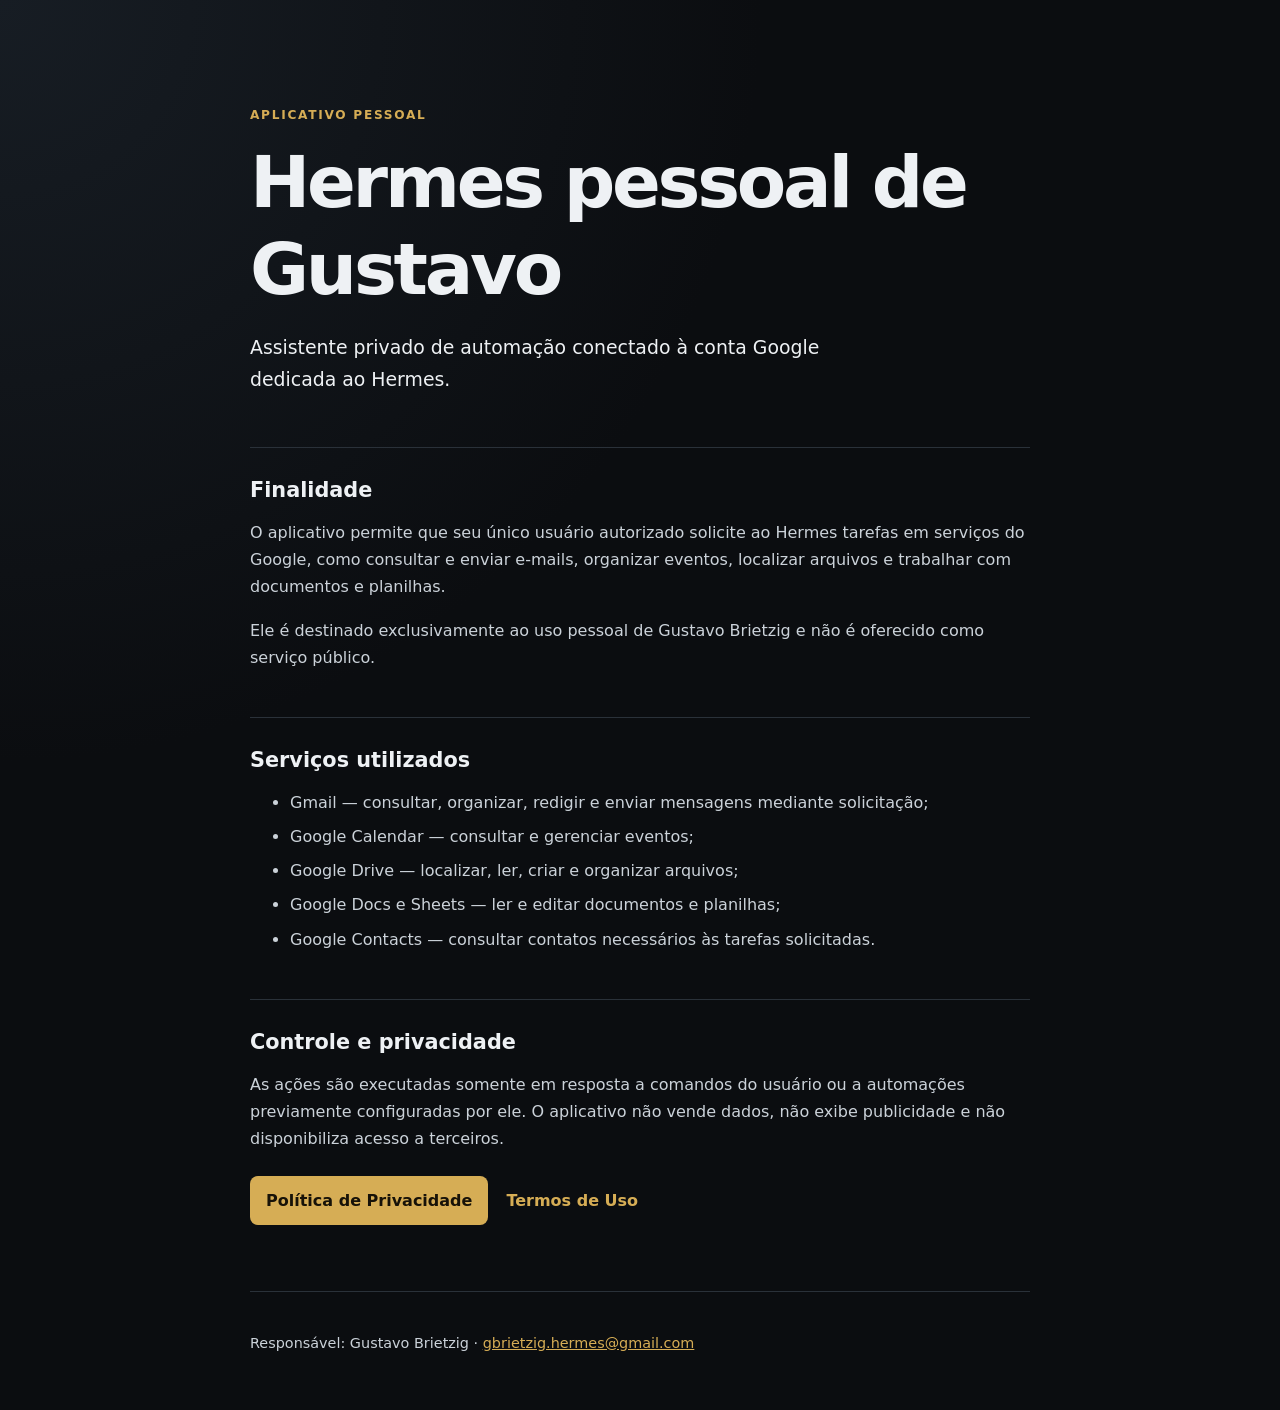
<file: index.html>
<!doctype html>
<html lang="pt-BR">
<head>
  <meta charset="utf-8">
  <meta name="viewport" content="width=device-width, initial-scale=1">
  <meta name="description" content="Página oficial do aplicativo pessoal Hermes de Gustavo.">
  <title>Hermes pessoal de Gustavo</title>
  <link rel="stylesheet" href="/styles.css">
</head>
<body>
  <main class="container">
    <header>
      <span class="eyebrow">APLICATIVO PESSOAL</span>
      <h1>Hermes pessoal de Gustavo</h1>
      <p class="lead">Assistente privado de automação conectado à conta Google dedicada ao Hermes.</p>
    </header>

    <section>
      <h2>Finalidade</h2>
      <p>O aplicativo permite que seu único usuário autorizado solicite ao Hermes tarefas em serviços do Google, como consultar e enviar e-mails, organizar eventos, localizar arquivos e trabalhar com documentos e planilhas.</p>
      <p>Ele é destinado exclusivamente ao uso pessoal de Gustavo Brietzig e não é oferecido como serviço público.</p>
    </section>

    <section>
      <h2>Serviços utilizados</h2>
      <ul>
        <li>Gmail — consultar, organizar, redigir e enviar mensagens mediante solicitação;</li>
        <li>Google Calendar — consultar e gerenciar eventos;</li>
        <li>Google Drive — localizar, ler, criar e organizar arquivos;</li>
        <li>Google Docs e Sheets — ler e editar documentos e planilhas;</li>
        <li>Google Contacts — consultar contatos necessários às tarefas solicitadas.</li>
      </ul>
    </section>

    <section>
      <h2>Controle e privacidade</h2>
      <p>As ações são executadas somente em resposta a comandos do usuário ou a automações previamente configuradas por ele. O aplicativo não vende dados, não exibe publicidade e não disponibiliza acesso a terceiros.</p>
      <div class="actions">
        <a class="button" href="/privacy/">Política de Privacidade</a>
        <a class="secondary" href="/terms/">Termos de Uso</a>
      </div>
    </section>

    <footer>
      <p>Responsável: Gustavo Brietzig · <a href="mailto:gbrietzig.hermes@gmail.com">gbrietzig.hermes@gmail.com</a></p>
    </footer>
  </main>
</body>
</html>
</file>
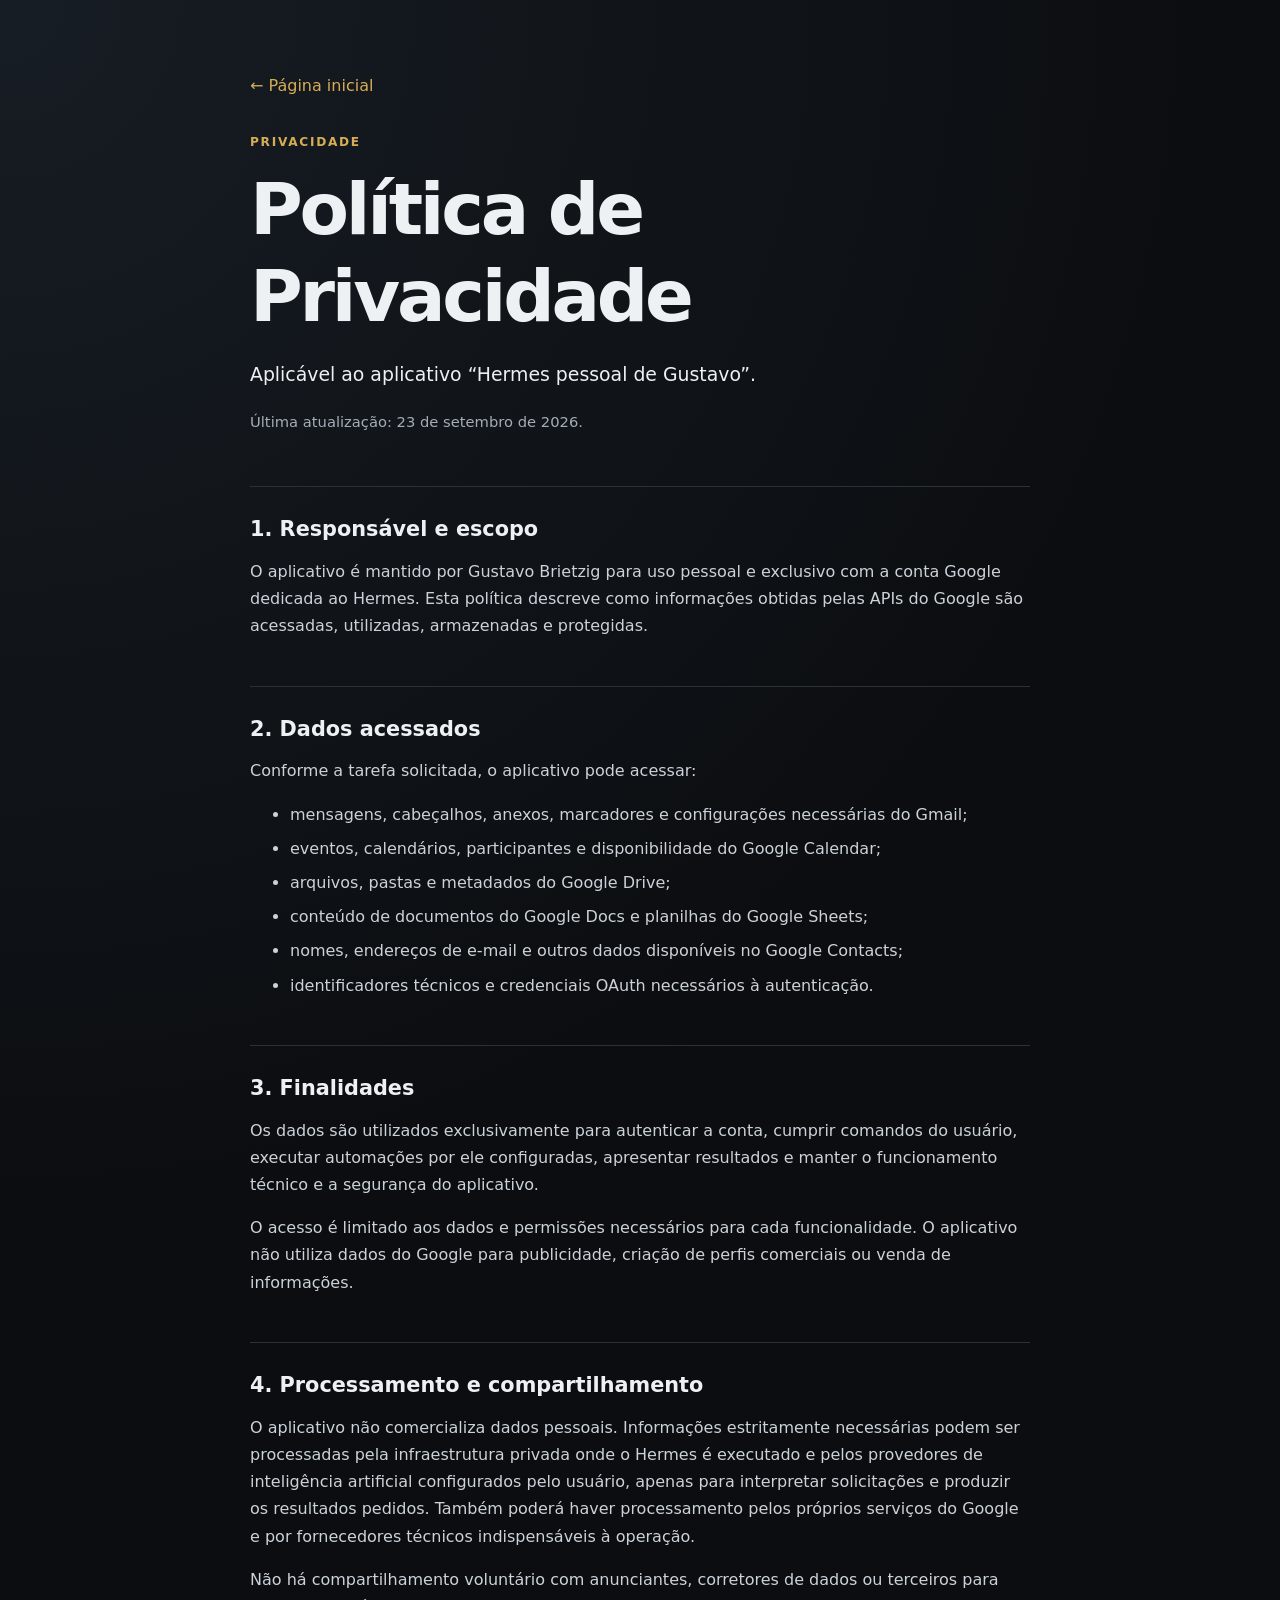
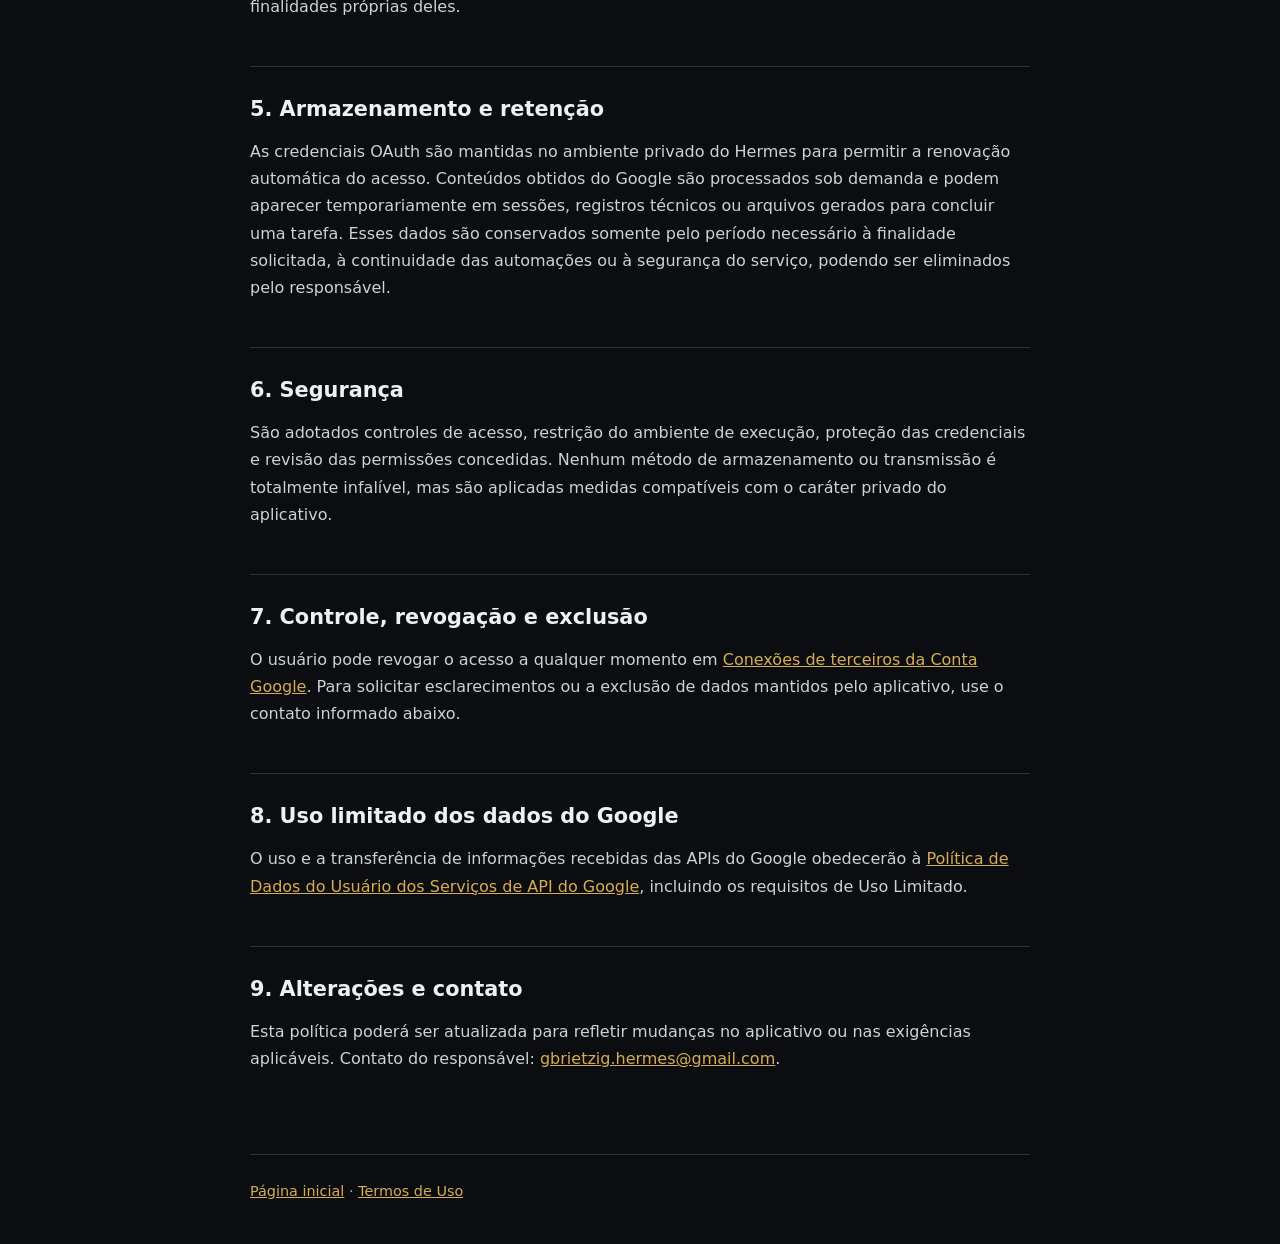
<file: privacy/index.html>
<!doctype html>
<html lang="pt-BR">
<head>
  <meta charset="utf-8">
  <meta name="viewport" content="width=device-width, initial-scale=1">
  <meta name="description" content="Política de Privacidade do aplicativo Hermes pessoal de Gustavo.">
  <title>Política de Privacidade | Hermes pessoal de Gustavo</title>
  <link rel="stylesheet" href="/styles.css">
</head>
<body>
  <main class="container">
    <nav><a href="/">← Página inicial</a></nav>
    <header>
      <span class="eyebrow">PRIVACIDADE</span>
      <h1>Política de Privacidade</h1>
      <p class="lead">Aplicável ao aplicativo “Hermes pessoal de Gustavo”.</p>
      <p class="muted">Última atualização: 23 de setembro de 2026.</p>
    </header>

    <section>
      <h2>1. Responsável e escopo</h2>
      <p>O aplicativo é mantido por Gustavo Brietzig para uso pessoal e exclusivo com a conta Google dedicada ao Hermes. Esta política descreve como informações obtidas pelas APIs do Google são acessadas, utilizadas, armazenadas e protegidas.</p>
    </section>

    <section>
      <h2>2. Dados acessados</h2>
      <p>Conforme a tarefa solicitada, o aplicativo pode acessar:</p>
      <ul>
        <li>mensagens, cabeçalhos, anexos, marcadores e configurações necessárias do Gmail;</li>
        <li>eventos, calendários, participantes e disponibilidade do Google Calendar;</li>
        <li>arquivos, pastas e metadados do Google Drive;</li>
        <li>conteúdo de documentos do Google Docs e planilhas do Google Sheets;</li>
        <li>nomes, endereços de e-mail e outros dados disponíveis no Google Contacts;</li>
        <li>identificadores técnicos e credenciais OAuth necessários à autenticação.</li>
      </ul>
    </section>

    <section>
      <h2>3. Finalidades</h2>
      <p>Os dados são utilizados exclusivamente para autenticar a conta, cumprir comandos do usuário, executar automações por ele configuradas, apresentar resultados e manter o funcionamento técnico e a segurança do aplicativo.</p>
      <p>O acesso é limitado aos dados e permissões necessários para cada funcionalidade. O aplicativo não utiliza dados do Google para publicidade, criação de perfis comerciais ou venda de informações.</p>
    </section>

    <section>
      <h2>4. Processamento e compartilhamento</h2>
      <p>O aplicativo não comercializa dados pessoais. Informações estritamente necessárias podem ser processadas pela infraestrutura privada onde o Hermes é executado e pelos provedores de inteligência artificial configurados pelo usuário, apenas para interpretar solicitações e produzir os resultados pedidos. Também poderá haver processamento pelos próprios serviços do Google e por fornecedores técnicos indispensáveis à operação.</p>
      <p>Não há compartilhamento voluntário com anunciantes, corretores de dados ou terceiros para finalidades próprias deles.</p>
    </section>

    <section>
      <h2>5. Armazenamento e retenção</h2>
      <p>As credenciais OAuth são mantidas no ambiente privado do Hermes para permitir a renovação automática do acesso. Conteúdos obtidos do Google são processados sob demanda e podem aparecer temporariamente em sessões, registros técnicos ou arquivos gerados para concluir uma tarefa. Esses dados são conservados somente pelo período necessário à finalidade solicitada, à continuidade das automações ou à segurança do serviço, podendo ser eliminados pelo responsável.</p>
    </section>

    <section>
      <h2>6. Segurança</h2>
      <p>São adotados controles de acesso, restrição do ambiente de execução, proteção das credenciais e revisão das permissões concedidas. Nenhum método de armazenamento ou transmissão é totalmente infalível, mas são aplicadas medidas compatíveis com o caráter privado do aplicativo.</p>
    </section>

    <section>
      <h2>7. Controle, revogação e exclusão</h2>
      <p>O usuário pode revogar o acesso a qualquer momento em <a href="https://myaccount.google.com/connections" rel="noopener noreferrer">Conexões de terceiros da Conta Google</a>. Para solicitar esclarecimentos ou a exclusão de dados mantidos pelo aplicativo, use o contato informado abaixo.</p>
    </section>

    <section>
      <h2>8. Uso limitado dos dados do Google</h2>
      <p>O uso e a transferência de informações recebidas das APIs do Google obedecerão à <a href="https://developers.google.com/terms/api-services-user-data-policy" rel="noopener noreferrer">Política de Dados do Usuário dos Serviços de API do Google</a>, incluindo os requisitos de Uso Limitado.</p>
    </section>

    <section>
      <h2>9. Alterações e contato</h2>
      <p>Esta política poderá ser atualizada para refletir mudanças no aplicativo ou nas exigências aplicáveis. Contato do responsável: <a href="mailto:gbrietzig.hermes@gmail.com">gbrietzig.hermes@gmail.com</a>.</p>
    </section>

    <footer>
      <a href="/">Página inicial</a> · <a href="/terms/">Termos de Uso</a>
    </footer>
  </main>
</body>
</html>
</file>
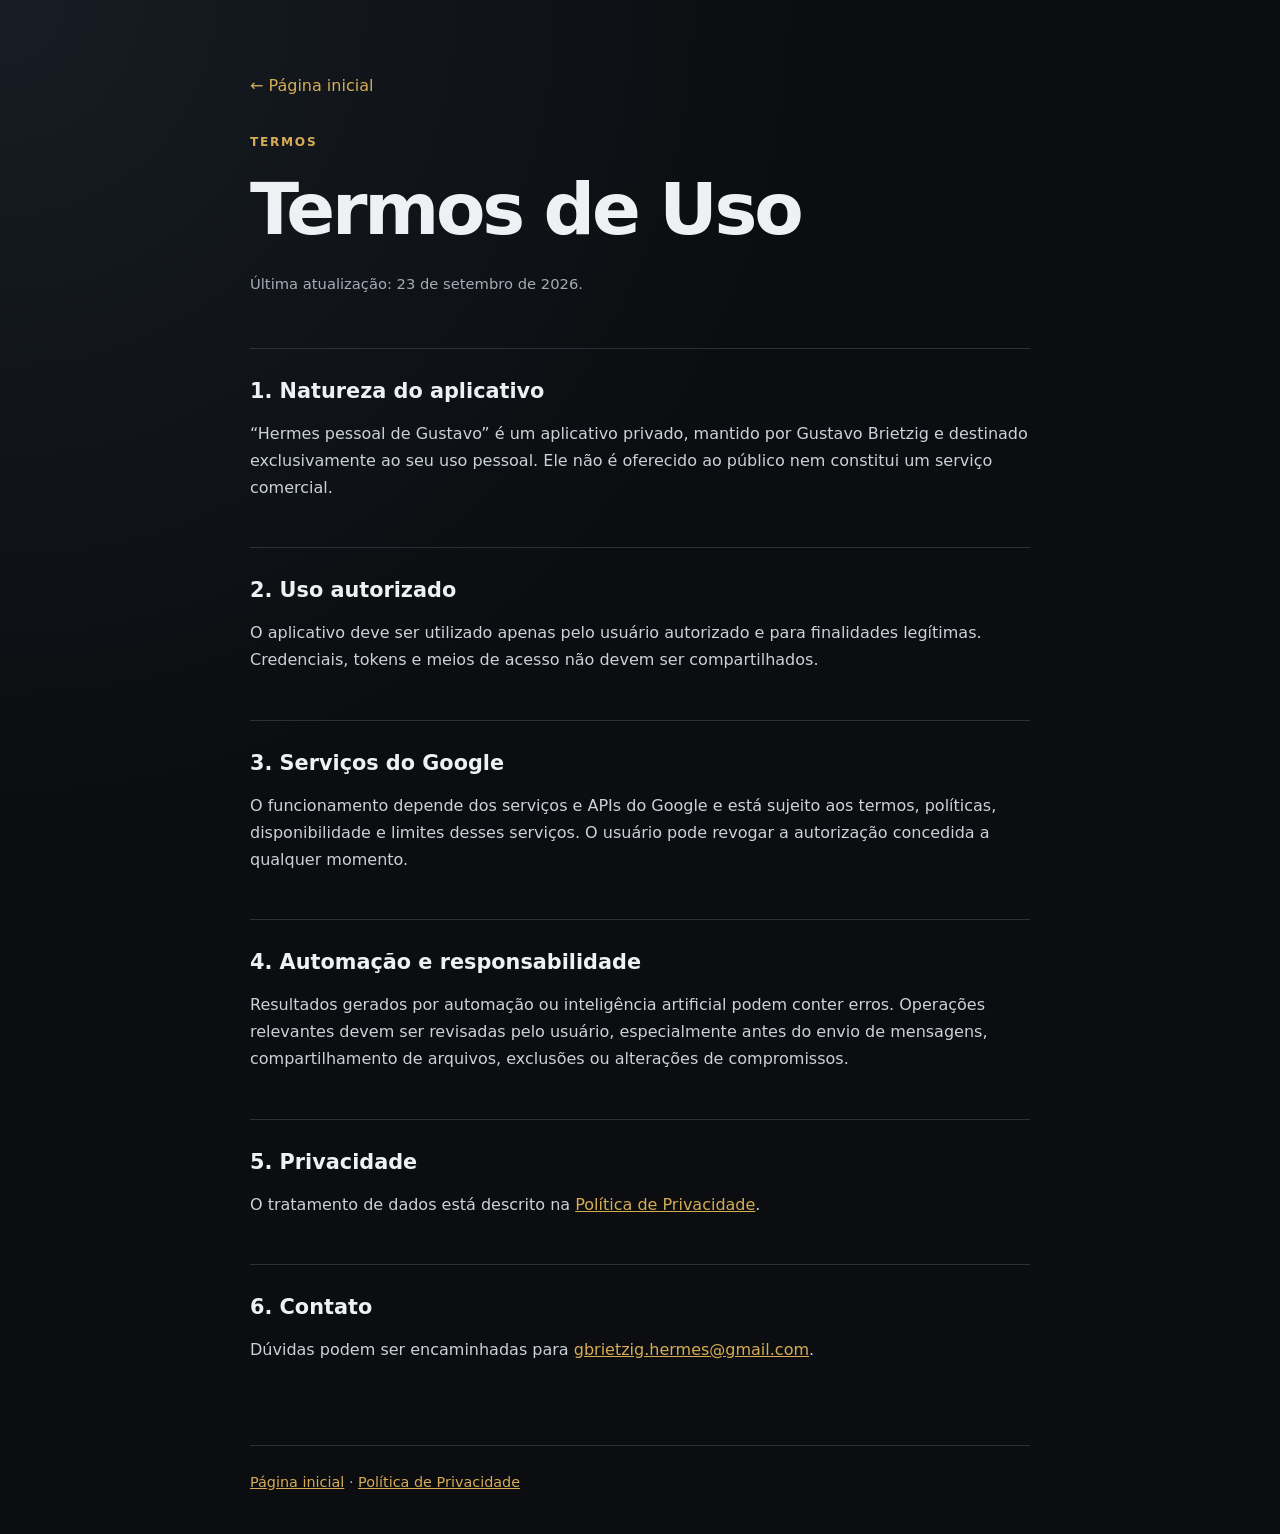
<file: terms/index.html>
<!doctype html>
<html lang="pt-BR">
<head>
  <meta charset="utf-8">
  <meta name="viewport" content="width=device-width, initial-scale=1">
  <meta name="description" content="Termos de Uso do aplicativo Hermes pessoal de Gustavo.">
  <title>Termos de Uso | Hermes pessoal de Gustavo</title>
  <link rel="stylesheet" href="/styles.css">
</head>
<body>
  <main class="container">
    <nav><a href="/">← Página inicial</a></nav>
    <header>
      <span class="eyebrow">TERMOS</span>
      <h1>Termos de Uso</h1>
      <p class="muted">Última atualização: 23 de setembro de 2026.</p>
    </header>

    <section>
      <h2>1. Natureza do aplicativo</h2>
      <p>“Hermes pessoal de Gustavo” é um aplicativo privado, mantido por Gustavo Brietzig e destinado exclusivamente ao seu uso pessoal. Ele não é oferecido ao público nem constitui um serviço comercial.</p>
    </section>

    <section>
      <h2>2. Uso autorizado</h2>
      <p>O aplicativo deve ser utilizado apenas pelo usuário autorizado e para finalidades legítimas. Credenciais, tokens e meios de acesso não devem ser compartilhados.</p>
    </section>

    <section>
      <h2>3. Serviços do Google</h2>
      <p>O funcionamento depende dos serviços e APIs do Google e está sujeito aos termos, políticas, disponibilidade e limites desses serviços. O usuário pode revogar a autorização concedida a qualquer momento.</p>
    </section>

    <section>
      <h2>4. Automação e responsabilidade</h2>
      <p>Resultados gerados por automação ou inteligência artificial podem conter erros. Operações relevantes devem ser revisadas pelo usuário, especialmente antes do envio de mensagens, compartilhamento de arquivos, exclusões ou alterações de compromissos.</p>
    </section>

    <section>
      <h2>5. Privacidade</h2>
      <p>O tratamento de dados está descrito na <a href="/privacy/">Política de Privacidade</a>.</p>
    </section>

    <section>
      <h2>6. Contato</h2>
      <p>Dúvidas podem ser encaminhadas para <a href="mailto:gbrietzig.hermes@gmail.com">gbrietzig.hermes@gmail.com</a>.</p>
    </section>

    <footer>
      <a href="/">Página inicial</a> · <a href="/privacy/">Política de Privacidade</a>
    </footer>
  </main>
</body>
</html>
</file>
<file: styles.css>
:root {
  color-scheme: dark;
  --bg: #0b0d10;
  --panel: #14181d;
  --text: #eef1f4;
  --muted: #a4adb7;
  --line: #2a3139;
  --accent: #d6ad55;
  --accent-dark: #171208;
  font-family: Inter, ui-sans-serif, system-ui, -apple-system, BlinkMacSystemFont, "Segoe UI", sans-serif;
}

* { box-sizing: border-box; }

body {
  margin: 0;
  background: radial-gradient(circle at top left, #171d24 0, var(--bg) 40%);
  color: var(--text);
  line-height: 1.7;
}

.container {
  width: min(780px, calc(100% - 40px));
  margin: 0 auto;
  padding: 72px 0 40px;
}

header { margin: 28px 0 52px; }

.eyebrow {
  color: var(--accent);
  font-size: .76rem;
  font-weight: 800;
  letter-spacing: .14em;
}

h1, h2 { line-height: 1.2; }
h1 { font-size: clamp(2.25rem, 7vw, 4.5rem); margin: 12px 0 18px; letter-spacing: -.045em; }
h2 { font-size: 1.3rem; margin: 0 0 12px; }
p, ul { color: #cbd2d9; }
.lead { max-width: 650px; color: var(--text); font-size: 1.18rem; }
.muted { color: var(--muted); font-size: .92rem; }

section {
  border-top: 1px solid var(--line);
  padding: 30px 0;
}

li + li { margin-top: 7px; }
a { color: var(--accent); }
nav a { text-decoration: none; }

.actions { display: flex; gap: 18px; align-items: center; flex-wrap: wrap; margin-top: 24px; }
.button {
  display: inline-block;
  padding: 11px 16px;
  border-radius: 8px;
  background: var(--accent);
  color: var(--accent-dark);
  font-weight: 800;
  text-decoration: none;
}
.secondary { font-weight: 700; text-decoration: none; }

footer {
  border-top: 1px solid var(--line);
  margin-top: 36px;
  padding-top: 24px;
  color: var(--muted);
  font-size: .9rem;
}

@media (max-width: 560px) {
  .container { width: min(100% - 28px, 780px); padding-top: 38px; }
  header { margin-bottom: 36px; }
}
</file>
